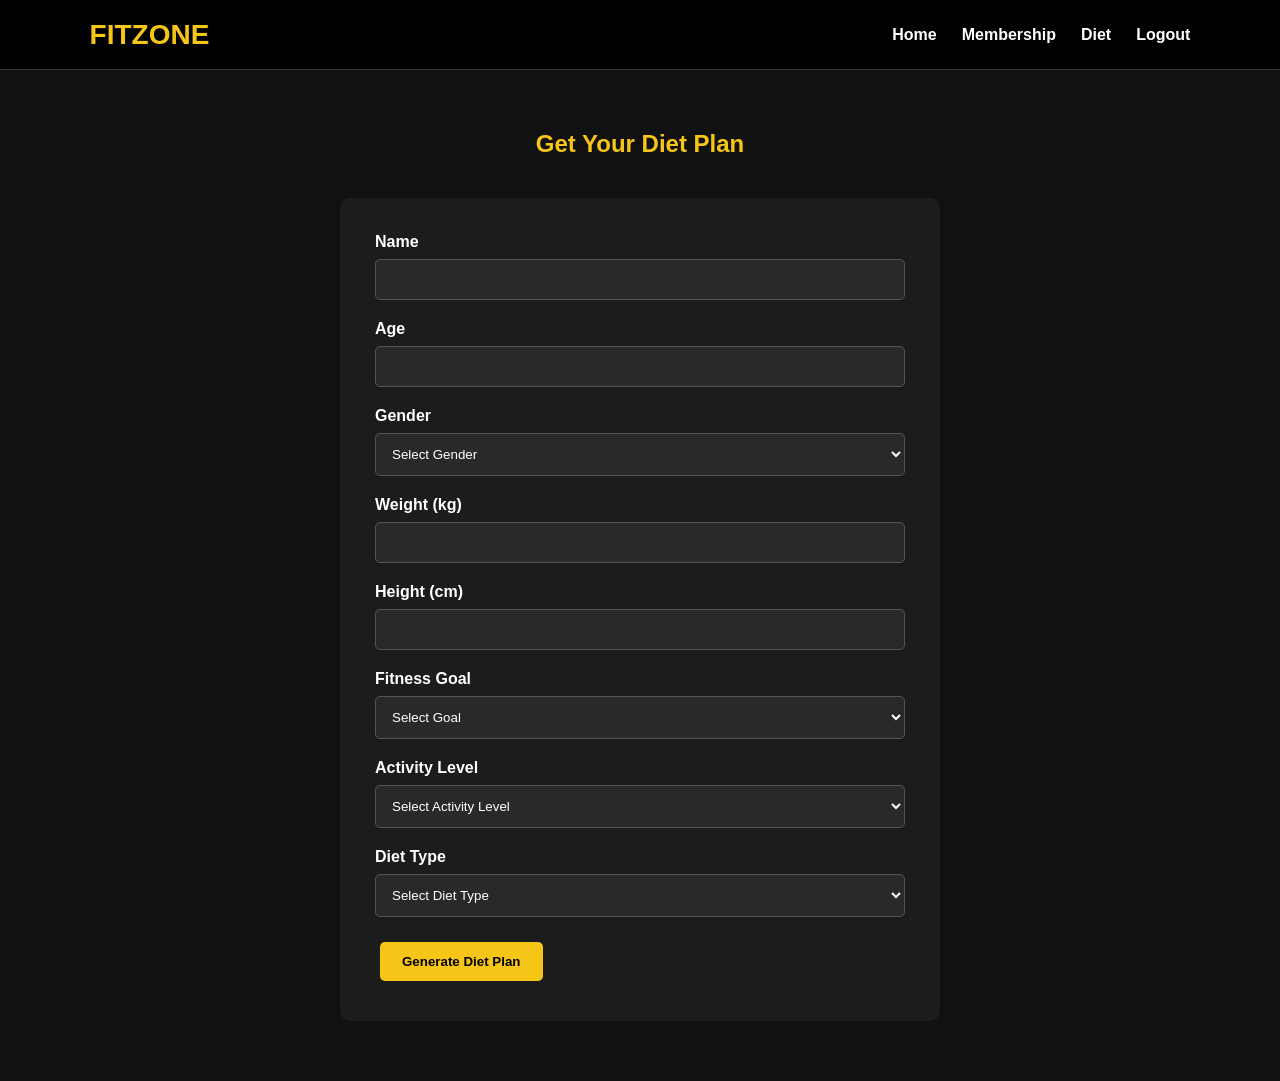
<file: diet1.html>
<!-- diet.html -->
<!DOCTYPE html>
<html lang="en">

<head>
    <meta charset="UTF-8">
    <meta name="viewport" content="width=device-width, initial-scale=1.0">

    <title>FitZone - Diet Plan</title>

    <link rel="stylesheet" href="style.css">
</head>

<body>

<nav class="navbar">

    <div class="logo">FITZONE</div>

    <div class="nav-links">
        <a href="home.php">Home</a>
        <a href="membership.html">Membership</a>
        <a href="diet.html">Diet</a>
        <a href="login.html">Logout</a>
    </div>

</nav>

<section class="diet-section">

    <h1>Get Your Diet Plan</h1>

    <form action="diet.php" method="POST" id="dietForm">

        <div class="form-group">
            <label>Name</label>
            <input type="text" name="name" id="name">
            <small id="nameError"></small>
        </div>

        <div class="form-group">
            <label>Age</label>
            <input type="number" name="age" id="age" min="13" max="80">
            <small id="ageError"></small>
        </div>

        <div class="form-group">
            <label>Gender</label>

            <select name="gender" id="gender">

                <option value="">Select Gender</option>
                <option value="Male">Male</option>
                <option value="Female">Female</option>
                <option value="Other">Other</option>

            </select>

            <small id="genderError"></small>
        </div>

        <div class="form-group">
            <label>Weight (kg)</label>
            <input type="number" name="weight" id="weight"
                   min="30" max="300" step="0.1">

            <small id="weightError"></small>
        </div>

        <div class="form-group">
            <label>Height (cm)</label>

            <input type="number" name="height" id="height"
                   min="100" max="250" step="0.1">

            <small id="heightError"></small>
        </div>

        <div class="form-group">

            <label>Fitness Goal</label>

            <select name="goal" id="goal">

                <option value="">Select Goal</option>

                <option value="Weight Loss">
                    Weight Loss
                </option>

                <option value="Muscle Gain">
                    Muscle Gain
                </option>

                <option value="Maintain Weight">
                    Maintain Weight
                </option>

                <option value="General Fitness">
                    General Fitness
                </option>

            </select>

            <small id="goalError"></small>

        </div>

        <div class="form-group">

            <label>Activity Level</label>

            <select name="activity" id="activity">

                <option value="">Select Activity Level</option>

                <option value="Low">Low</option>

                <option value="Moderate">Moderate</option>

                <option value="High">High</option>

            </select>

            <small id="activityError"></small>

        </div>

        <div class="form-group">

            <label>Diet Type</label>

            <select name="diet_type" id="dietType">

                <option value="">Select Diet Type</option>

                <option value="Vegetarian">
                    Vegetarian
                </option>

                <option value="Non-Vegetarian">
                    Non-Vegetarian
                </option>

                <option value="Vegan">
                    Vegan
                </option>

            </select>

            <small id="dietTypeError"></small>

        </div>

        <button type="submit" class="btn">
            Generate Diet Plan
        </button>

    </form>

</section>

<script>

document.getElementById("dietForm").addEventListener("submit", function(e) {

    let valid = true;

    document.querySelectorAll("small").forEach(function(error) {
        error.textContent = "";
    });

    const name =
        document.getElementById("name").value.trim();

    const age =
        Number(document.getElementById("age").value);

    const gender =
        document.getElementById("gender").value;

    const weight =
        Number(document.getElementById("weight").value);

    const height =
        Number(document.getElementById("height").value);

    const goal =
        document.getElementById("goal").value;

    const activity =
        document.getElementById("activity").value;

    const dietType =
        document.getElementById("dietType").value;

    if (!/^[A-Za-z ]{2,60}$/.test(name)) {
        document.getElementById("nameError").textContent =
            "Enter a valid name.";
        valid = false;
    }

    if (age < 13 || age > 80 || !age) {
        document.getElementById("ageError").textContent =
            "Age must be between 13 and 80.";
        valid = false;
    }

    if (!gender) {
        document.getElementById("genderError").textContent =
            "Select your gender.";
        valid = false;
    }

    if (weight < 30 || weight > 300 || !weight) {
        document.getElementById("weightError").textContent =
            "Weight must be between 30 and 300 kg.";
        valid = false;
    }

    if (height < 100 || height > 250 || !height) {
        document.getElementById("heightError").textContent =
            "Height must be between 100 and 250 cm.";
        valid = false;
    }

    if (!goal) {
        document.getElementById("goalError").textContent =
            "Select your fitness goal.";
        valid = false;
    }

    if (!activity) {
        document.getElementById("activityError").textContent =
            "Select your activity level.";
        valid = false;
    }

    if (!dietType) {
        document.getElementById("dietTypeError").textContent =
            "Select your diet type.";
        valid = false;
    }

    if (!valid) {
        e.preventDefault();
    }

});

</script>

</body>
</html>
</file>
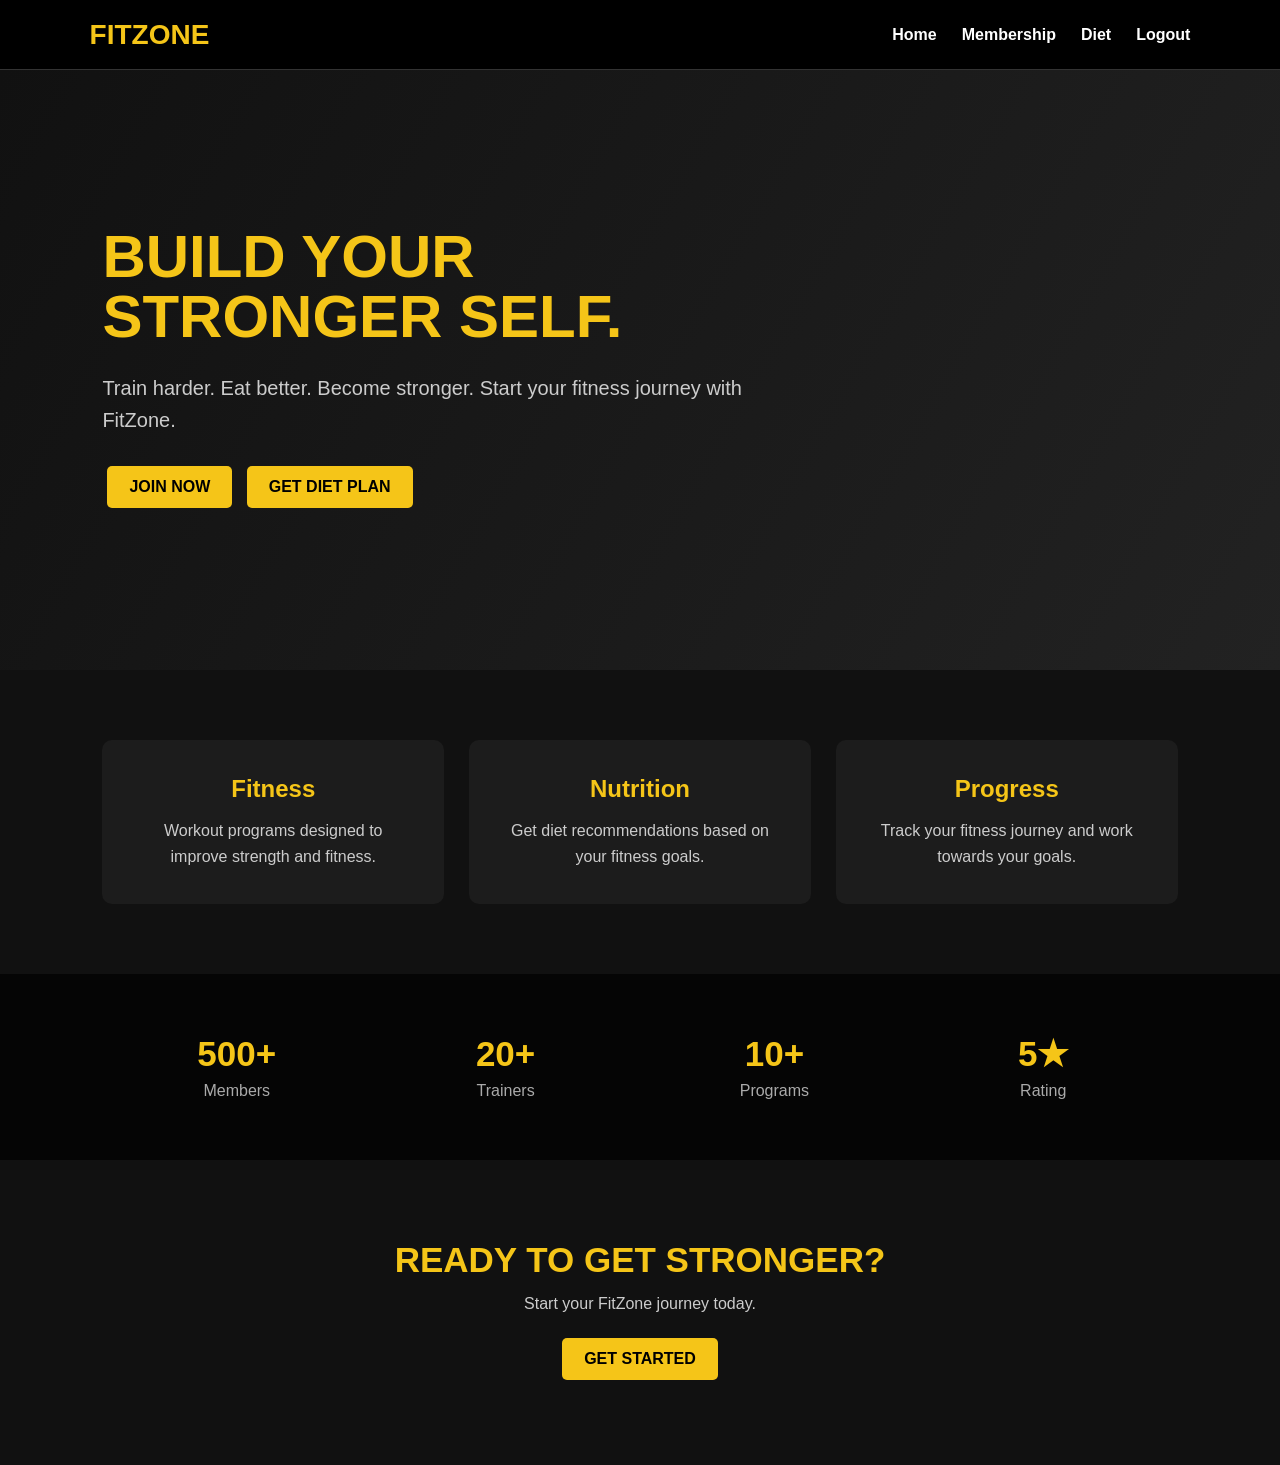
<file: home1.html>
<!-- home.html -->
<!DOCTYPE html>
<html lang="en">
<head>
    <meta charset="UTF-8">
    <meta name="viewport" content="width=device-width, initial-scale=1.0">
    <title>FitZone - Home</title>
    <link rel="stylesheet" href="style.css">
</head>
<body>

<nav class="navbar">
    <div class="logo">FITZONE</div>

    <div class="nav-links">
        <a href="home.php">Home</a>
        <a href="membership.html">Membership</a>
        <a href="diet.html">Diet</a>
        <a href="login.html">Logout</a>
    </div>
</nav>

<section class="hero">
    <div class="hero-content">
        <h1>BUILD YOUR<br>STRONGER SELF.</h1>

        <p>
            Train harder. Eat better. Become stronger.
            Start your fitness journey with FitZone.
        </p>

        <a href="membership.html" class="btn">JOIN NOW</a>
        <a href="diet.html" class="btn">GET DIET PLAN</a>
    </div>
</section>

<section class="features">

    <div class="feature-card">
        <h2>Fitness</h2>
        <p>Workout programs designed to improve strength and fitness.</p>
    </div>

    <div class="feature-card">
        <h2>Nutrition</h2>
        <p>Get diet recommendations based on your fitness goals.</p>
    </div>

    <div class="feature-card">
        <h2>Progress</h2>
        <p>Track your fitness journey and work towards your goals.</p>
    </div>

</section>

<section class="stats">

    <div>
        <h2>500+</h2>
        <p>Members</p>
    </div>

    <div>
        <h2>20+</h2>
        <p>Trainers</p>
    </div>

    <div>
        <h2>10+</h2>
        <p>Programs</p>
    </div>

    <div>
        <h2>5★</h2>
        <p>Rating</p>
    </div>

</section>

<section class="cta">
    <h2>READY TO GET STRONGER?</h2>
    <p>Start your FitZone journey today.</p>

    <a href="membership.html" class="btn">GET STARTED</a>
</section>

<script>
document.querySelectorAll("a").forEach(function(link) {

    link.addEventListener("click", function(e) {

        if (!link.getAttribute("href") || link.getAttribute("href") === "#") {
            e.preventDefault();
        }

    });

});
</script>

</body>
</html>
</file>
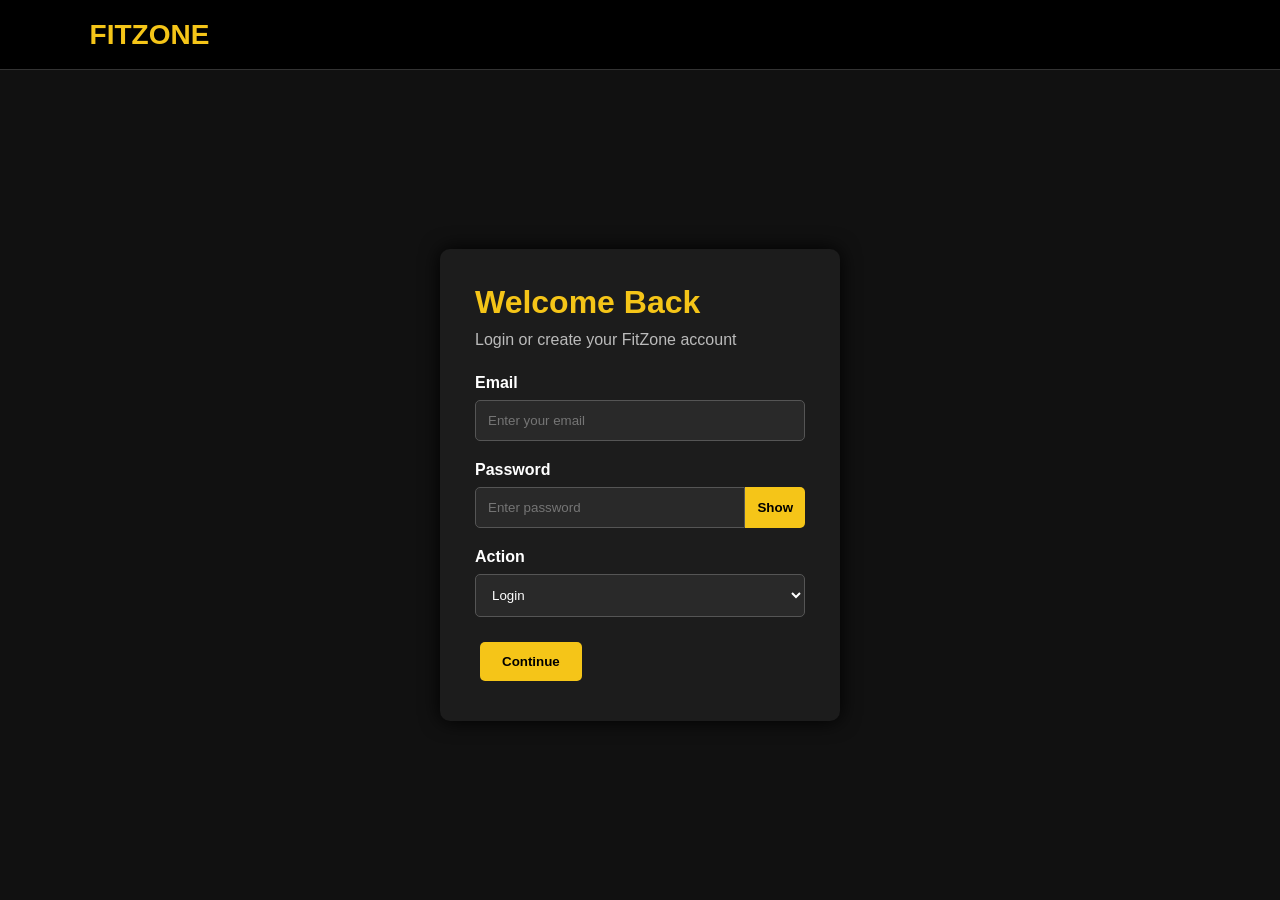
<file: login1.html>
<!-- login.html -->
<!DOCTYPE html>
<html lang="en">
<head>
    <meta charset="UTF-8">
    <meta name="viewport" content="width=device-width, initial-scale=1.0">
    <title>FitZone - Login</title>
    <link rel="stylesheet" href="style.css">
</head>
<body>

<nav class="navbar">
    <div class="logo">FITZONE</div>
</nav>

<div class="login-container">
    <div class="login-box">
        <h1>Welcome Back</h1>
        <p>Login or create your FitZone account</p>

        <form action="login.php" method="POST" id="loginForm">

            <div class="form-group">
                <label>Email</label>
                <input type="email" name="email" id="email" placeholder="Enter your email">
                <small id="emailError"></small>
            </div>

            <div class="form-group">
                <label>Password</label>

                <div class="password-box">
                    <input type="password" name="password" id="password"
                           placeholder="Enter password">
                    <button type="button" id="togglePassword">Show</button>
                </div>

                <small id="passwordError"></small>
            </div>

            <div class="form-group">
                <label>Action</label>
                <select name="action" id="action">
                    <option value="login">Login</option>
                    <option value="register">Create Account</option>
                </select>
            </div>

            <button type="submit" class="btn">Continue</button>

        </form>
    </div>
</div>

<script>
const form = document.getElementById("loginForm");
const email = document.getElementById("email");
const password = document.getElementById("password");
const emailError = document.getElementById("emailError");
const passwordError = document.getElementById("passwordError");
const togglePassword = document.getElementById("togglePassword");

togglePassword.addEventListener("click", function () {
    if (password.type === "password") {
        password.type = "text";
        togglePassword.textContent = "Hide";
    } else {
        password.type = "password";
        togglePassword.textContent = "Show";
    }
});

form.addEventListener("submit", function (e) {

    let valid = true;

    emailError.textContent = "";
    passwordError.textContent = "";

    const emailPattern = /^[^\s@]+@[^\s@]+\.[^\s@]+$/;

    if (!emailPattern.test(email.value.trim())) {
        emailError.textContent = "Enter a valid email address.";
        valid = false;
    }

    if (password.value.length < 6) {
        passwordError.textContent = "Password must contain at least 6 characters.";
        valid = false;
    }

    if (!valid) {
        e.preventDefault();
    }
});
</script>

</body>
</html>
</file>
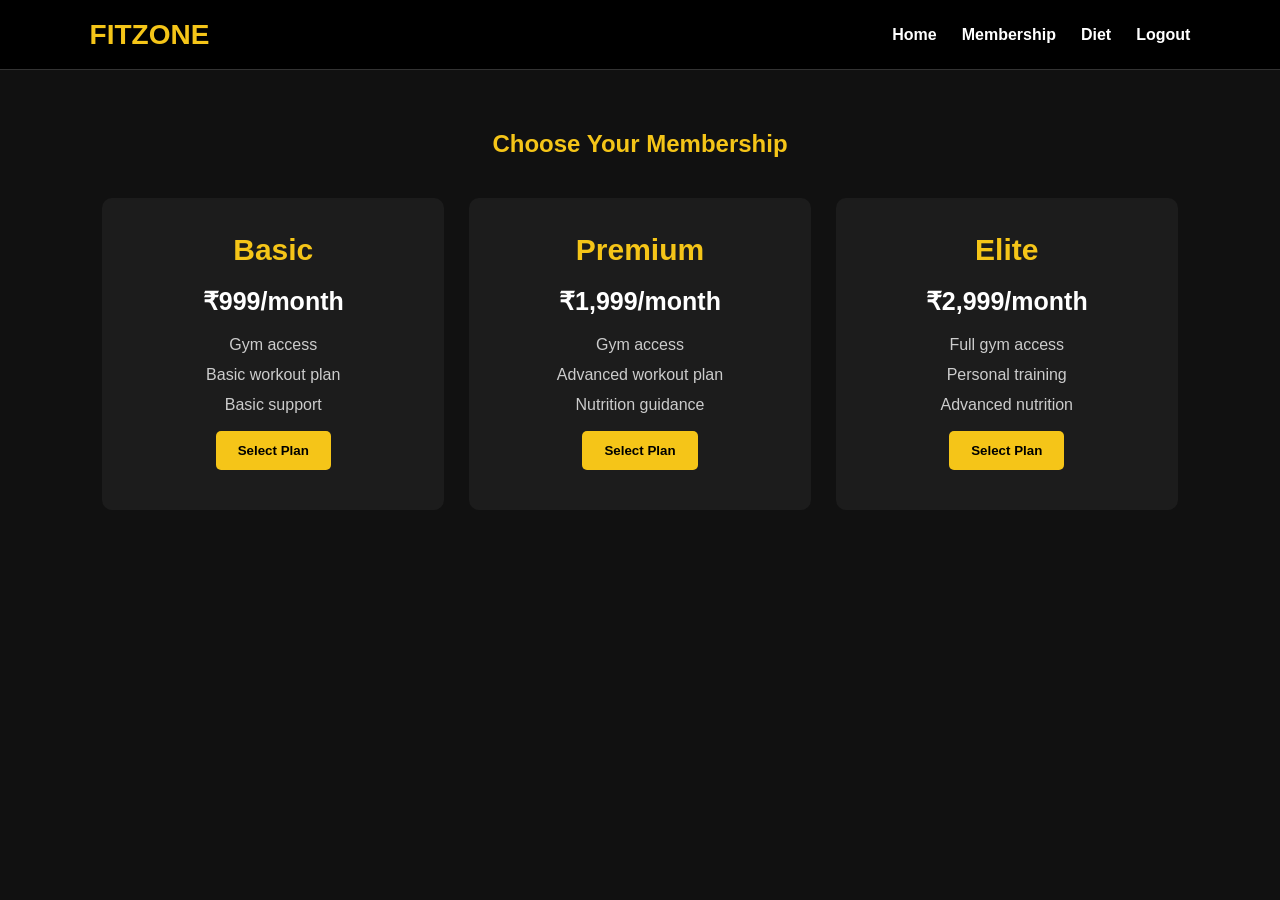
<file: membership1.html>
<!-- membership.html -->
<!DOCTYPE html>
<html lang="en">
<head>
    <meta charset="UTF-8">
    <meta name="viewport" content="width=device-width, initial-scale=1.0">
    <title>FitZone - Membership</title>
    <link rel="stylesheet" href="style.css">
</head>

<body>

<nav class="navbar">

    <div class="logo">FITZONE</div>

    <div class="nav-links">
        <a href="home.php">Home</a>
        <a href="membership.html">Membership</a>
        <a href="diet.html">Diet</a>
        <a href="login.html">Logout</a>
    </div>

</nav>

<section class="membership-section">

    <h1>Choose Your Membership</h1>

    <div class="membership-cards">

        <div class="membership-card">
            <h2>Basic</h2>
            <h3>₹999/month</h3>
            <p>Gym access</p>
            <p>Basic workout plan</p>
            <p>Basic support</p>
            <button class="btn select-plan"
                    data-plan="Basic"
                    data-price="999">
                Select Plan
            </button>
        </div>

        <div class="membership-card">
            <h2>Premium</h2>
            <h3>₹1,999/month</h3>
            <p>Gym access</p>
            <p>Advanced workout plan</p>
            <p>Nutrition guidance</p>
            <button class="btn select-plan"
                    data-plan="Premium"
                    data-price="1999">
                Select Plan
            </button>
        </div>

        <div class="membership-card">
            <h2>Elite</h2>
            <h3>₹2,999/month</h3>
            <p>Full gym access</p>
            <p>Personal training</p>
            <p>Advanced nutrition</p>
            <button class="btn select-plan"
                    data-plan="Elite"
                    data-price="2999">
                Select Plan
            </button>
        </div>

    </div>

    <div class="form-container" id="membershipFormContainer">

        <h2>Membership Details</h2>

        <form action="membership.php" method="POST" id="membershipForm">

            <div class="form-group">
                <label>Full Name</label>
                <input type="text" name="full_name" id="fullName">
                <small id="nameError"></small>
            </div>

            <div class="form-group">
                <label>Email</label>
                <input type="email" name="email" id="email">
                <small id="emailError"></small>
            </div>

            <div class="form-group">
                <label>Phone Number</label>
                <input type="text" name="phone" id="phone" maxlength="10">
                <small id="phoneError"></small>
            </div>

            <div class="form-group">
                <label>Selected Plan</label>
                <input type="text" name="plan" id="selectedPlan" readonly>
            </div>

            <input type="hidden" name="price" id="selectedPrice">

            <button type="submit" class="btn">
                Confirm Membership
            </button>

        </form>

    </div>

</section>

<script>

const buttons = document.querySelectorAll(".select-plan");

const formContainer =
    document.getElementById("membershipFormContainer");

const selectedPlan =
    document.getElementById("selectedPlan");

const selectedPrice =
    document.getElementById("selectedPrice");

buttons.forEach(function(button) {

    button.addEventListener("click", function() {

        selectedPlan.value = button.dataset.plan;
        selectedPrice.value = button.dataset.price;

        formContainer.style.display = "block";

        formContainer.scrollIntoView({
            behavior: "smooth"
        });

    });

});

document.getElementById("membershipForm").addEventListener("submit", function(e) {

    let valid = true;

    document.getElementById("nameError").textContent = "";
    document.getElementById("emailError").textContent = "";
    document.getElementById("phoneError").textContent = "";

    const name =
        document.getElementById("fullName").value.trim();

    const email =
        document.getElementById("email").value.trim();

    const phone =
        document.getElementById("phone").value.trim();

    const emailPattern =
        /^[^\s@]+@[^\s@]+\.[^\s@]+$/;

    const phonePattern =
        /^[6-9][0-9]{9}$/;

    if (!/^[A-Za-z ]{2,60}$/.test(name)) {
        document.getElementById("nameError").textContent =
            "Enter a valid name.";
        valid = false;
    }

    if (!emailPattern.test(email)) {
        document.getElementById("emailError").textContent =
            "Enter a valid email.";
        valid = false;
    }

    if (!phonePattern.test(phone)) {
        document.getElementById("phoneError").textContent =
            "Enter a valid 10-digit mobile number.";
        valid = false;
    }

    if (!selectedPlan.value) {
        alert("Please select a membership plan.");
        valid = false;
    }

    if (!valid) {
        e.preventDefault();
    }

});

</script>

</body>
</html>
</file>
<file: style.css>
/* style.css */

* {
    margin: 0;
    padding: 0;
    box-sizing: border-box;
}

body {
    font-family: Arial, sans-serif;
    background: #111;
    color: #fff;
}

.navbar {
    background: #000;
    min-height: 70px;
    display: flex;
    justify-content: space-between;
    align-items: center;
    padding: 15px 7%;
    border-bottom: 1px solid #333;
}

.logo {
    color: #f5c518;
    font-size: 28px;
    font-weight: bold;
}

.nav-links {
    display: flex;
    gap: 25px;
}

.nav-links a {
    color: #fff;
    text-decoration: none;
    font-weight: bold;
}

.nav-links a:hover {
    color: #f5c518;
}

.login-container {
    min-height: calc(100vh - 70px);
    display: flex;
    justify-content: center;
    align-items: center;
    padding: 30px;
}

.login-box {
    width: 400px;
    background: #1c1c1c;
    padding: 35px;
    border-radius: 10px;
    box-shadow: 0 0 20px #000;
}

.login-box h1 {
    color: #f5c518;
    margin-bottom: 10px;
}

.login-box p {
    color: #bbb;
    margin-bottom: 25px;
}

.form-group {
    margin-bottom: 20px;
}

.form-group label {
    display: block;
    margin-bottom: 8px;
    font-weight: bold;
}

.form-group input,
.form-group select {
    width: 100%;
    padding: 12px;
    background: #292929;
    color: #fff;
    border: 1px solid #555;
    border-radius: 5px;
    outline: none;
}

.form-group input:focus,
.form-group select:focus {
    border-color: #f5c518;
}

.form-group small {
    display: block;
    color: #ff5555;
    margin-top: 5px;
}

.password-box {
    display: flex;
}

.password-box input {
    border-radius: 5px 0 0 5px;
}

.password-box button {
    background: #f5c518;
    border: none;
    padding: 0 12px;
    cursor: pointer;
    font-weight: bold;
    border-radius: 0 5px 5px 0;
}

.btn {
    display: inline-block;
    background: #f5c518;
    color: #000;
    padding: 12px 22px;
    border: none;
    border-radius: 5px;
    text-decoration: none;
    font-weight: bold;
    cursor: pointer;
    margin: 5px;
}

.btn:hover {
    background: #fff;
}

.hero {
    min-height: 600px;
    display: flex;
    align-items: center;
    padding: 70px 8%;
    background: linear-gradient(
        120deg,
        #111,
        #222
    );
}

.hero-content {
    max-width: 650px;
}

.hero h1 {
    font-size: 60px;
    line-height: 1;
    margin-bottom: 25px;
    color: #f5c518;
}

.hero p {
    font-size: 20px;
    color: #ccc;
    margin-bottom: 25px;
    line-height: 1.6;
}

.features {
    display: grid;
    grid-template-columns: repeat(3, 1fr);
    gap: 25px;
    padding: 70px 8%;
}

.feature-card {
    background: #1c1c1c;
    padding: 35px;
    border-radius: 10px;
    text-align: center;
}

.feature-card h2 {
    color: #f5c518;
    margin-bottom: 15px;
}

.feature-card p {
    color: #ccc;
    line-height: 1.6;
}

.stats {
    display: grid;
    grid-template-columns: repeat(4, 1fr);
    text-align: center;
    padding: 60px 8%;
    background: #050505;
}

.stats h2 {
    color: #f5c518;
    font-size: 35px;
}

.stats p {
    color: #aaa;
    margin-top: 8px;
}

.cta {
    text-align: center;
    padding: 80px 20px;
}

.cta h2 {
    color: #f5c518;
    font-size: 35px;
    margin-bottom: 15px;
}

.cta p {
    color: #ccc;
    margin-bottom: 20px;
}

.membership-section,
.diet-section {
    padding: 60px 8%;
    text-align: center;
}

.membership-section h1,
.diet-section h1 {
    color: #f5c518;
    margin-bottom: 40px;
}

.membership-cards {
    display: grid;
    grid-template-columns: repeat(3, 1fr);
    gap: 25px;
}

.membership-card {
    background: #1c1c1c;
    padding: 35px;
    border-radius: 10px;
}

.membership-card h2 {
    color: #f5c518;
    font-size: 30px;
}

.membership-card h3 {
    margin: 20px 0;
    font-size: 25px;
}

.membership-card p {
    color: #ccc;
    margin: 12px;
}

.form-container {
    max-width: 600px;
    margin: 50px auto 0;
    background: #1c1c1c;
    padding: 35px;
    border-radius: 10px;
    text-align: left;
    display: none;
}

.form-container h2 {
    color: #f5c518;
    margin-bottom: 25px;
}

.diet-section form {
    max-width: 600px;
    margin: auto;
    text-align: left;
    background: #1c1c1c;
    padding: 35px;
    border-radius: 10px;
}

.diet-result {
    padding: 60px 20px;
    text-align: center;
}

.diet-result h1 {
    color: #f5c518;
    margin-bottom: 30px;
}

.result-card {
    max-width: 700px;
    margin: auto;
    background: #1c1c1c;
    padding: 35px;
    border-radius: 10px;
    text-align: left;
}

.result-card h2,
.result-card h3 {
    color: #f5c518;
    margin: 15px 0;
}

.result-card p {
    color: #ccc;
    line-height: 1.7;
    margin-bottom: 10px;
}

.message-box {
    width: 90%;
    max-width: 600px;
    margin: 100px auto;
    background: #1c1c1c;
    padding: 40px;
    border-radius: 10px;
    text-align: center;
}

.message-box h1 {
    color: #f5c518;
    margin-bottom: 20px;
}

.message-box p {
    color: #ccc;
    margin: 15px 0;
}

@media (max-width: 768px) {

    .navbar {
        flex-direction: column;
        gap: 15px;
    }

    .nav-links {
        flex-wrap: wrap;
        justify-content: center;
        gap: 15px;
    }

    .hero {
        padding: 50px 7%;
    }

    .hero h1 {
        font-size: 42px;
    }

    .features {
        grid-template-columns: 1fr;
    }

    .stats {
        grid-template-columns: repeat(2, 1fr);
        gap: 30px;
    }

    .membership-cards {
        grid-template-columns: 1fr;
    }

    .login-box {
        width: 100%;
    }
}

@media (max-width: 480px) {

    .stats {
        grid-template-columns: 1fr;
    }

    .hero h1 {
        font-size: 36px;
    }

    .btn {
        margin: 5px 0;
    }
}
</file>
